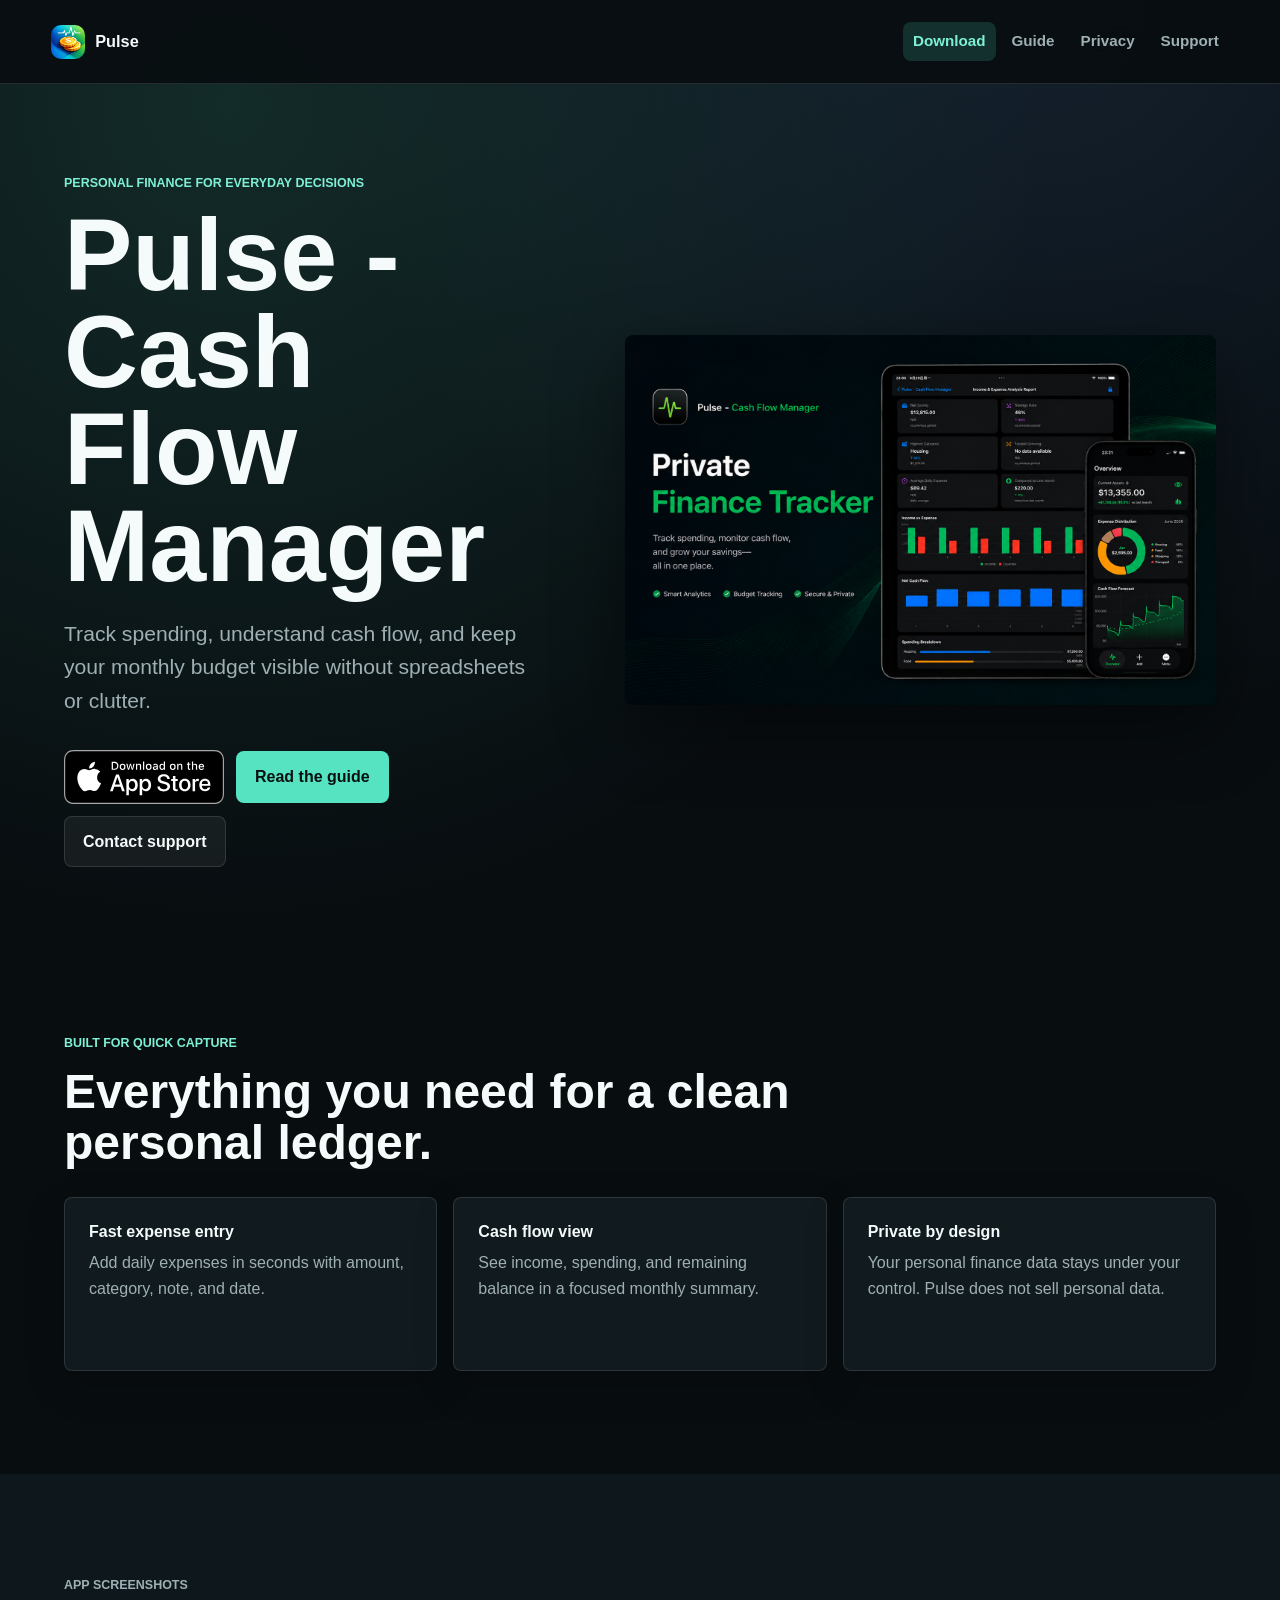
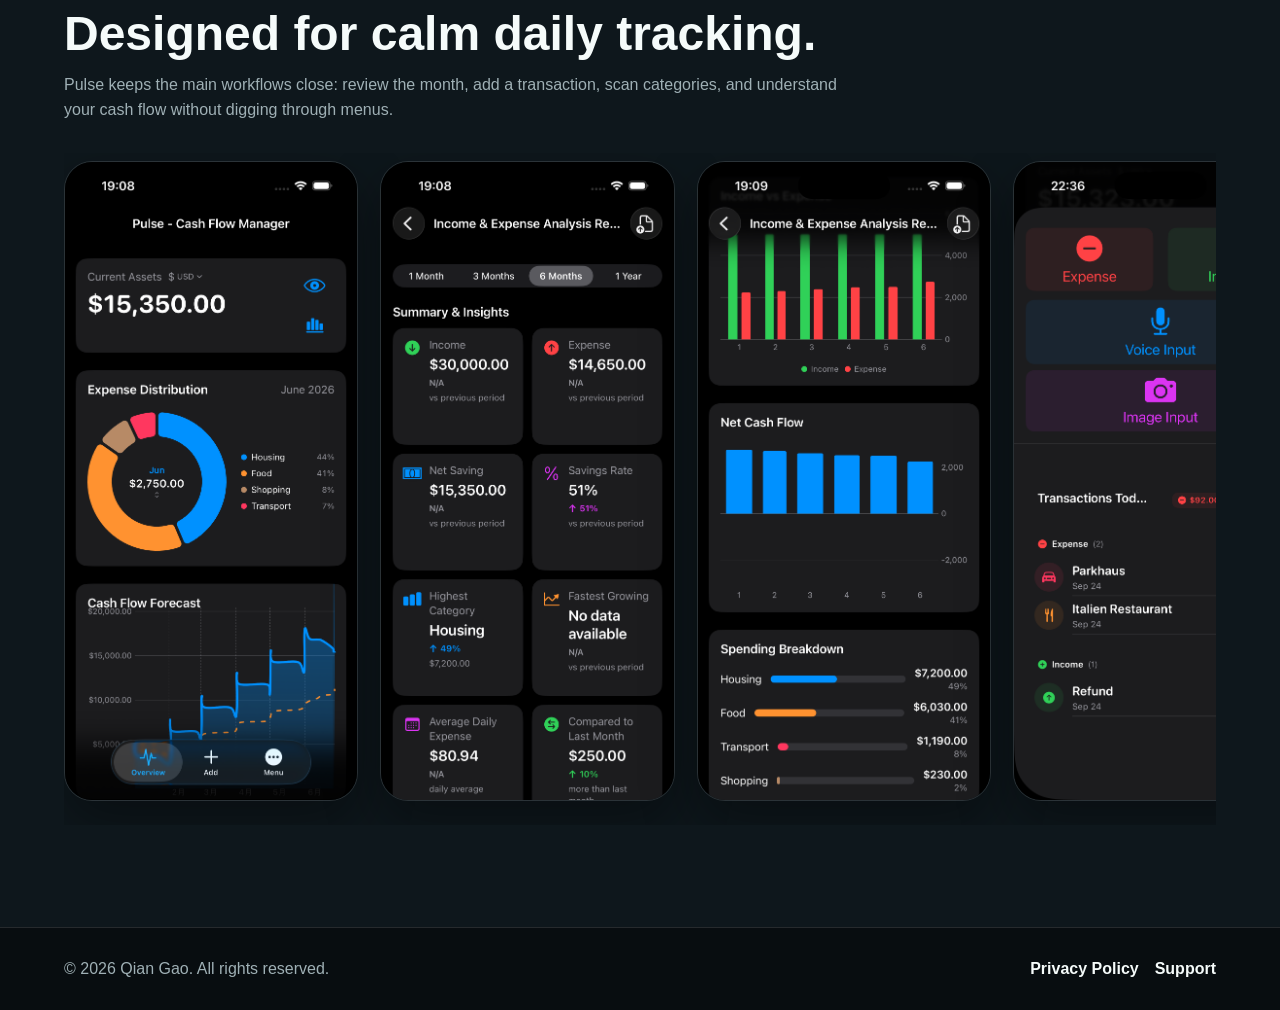
<file: index.html>
<!doctype html>
<html lang="en">
<head>
  <meta charset="utf-8">
  <meta name="viewport" content="width=device-width, initial-scale=1">
  <meta name="theme-color" content="#080d10">
  <meta name="description" content="Pulse is a personal cash flow manager for iPhone, built for fast daily expense tracking and clear monthly insight.">
  <title>Pulse - Cash Flow Manager</title>
  <link rel="stylesheet" href="css/style.css">
</head>
<body>
  <header class="site-header">
    <a class="brand" href="index.html" aria-label="Pulse home">
      <img src="images/appicon.png" alt="" width="40" height="40">
      <span>Pulse</span>
    </a>
    <nav class="site-nav" aria-label="Main navigation">
      <a class="nav-link primary-nav-link" href="https://apps.apple.com/us/app/pulse-cash-flow-manager/id6784790188" target="_blank" rel="noopener noreferrer">Download</a>
      <a href="guide.html">Guide</a>
      <a href="privacy.html">Privacy</a>
      <a href="support.html">Support</a>
    </nav>
  </header>

  <main>
    <section class="hero">
      <div class="hero-copy">
        <p class="eyebrow">Personal finance for everyday decisions</p>
        <h1>Pulse - Cash Flow Manager</h1>
        <p class="lead">Track spending, understand cash flow, and keep your monthly budget visible without spreadsheets or clutter.</p>
        <div class="actions">
          <a class="app-store-badge" href="https://apps.apple.com/us/app/pulse-cash-flow-manager/id6784790188" aria-label="Download Pulse on the App Store">
            <img src="images/Download_on_the_App_Store_Badge_US-UK_RGB_blk_092917.svg" alt="Download on the App Store" width="160" height="53" decoding="async">
          </a>
          <a class="button primary" href="guide.html">Read the guide</a>
          <a class="button secondary" href="support.html">Contact support</a>
        </div>
      </div>
      <div class="hero-media" aria-label="Pulse app preview">
        <img src="images/hero.png" alt="Pulse app dashboard preview showing balance, spending, and budget categories">
      </div>
    </section>

    <section class="section">
      <div class="section-heading">
        <p class="eyebrow">Built for quick capture</p>
        <h2>Everything you need for a clean personal ledger.</h2>
      </div>
      <div class="feature-grid">
        <article class="feature">
          <h3>Fast expense entry</h3>
          <p>Add daily expenses in seconds with amount, category, note, and date.</p>
        </article>
        <article class="feature">
          <h3>Cash flow view</h3>
          <p>See income, spending, and remaining balance in a focused monthly summary.</p>
        </article>
        <article class="feature">
          <h3>Private by design</h3>
          <p>Your personal finance data stays under your control. Pulse does not sell personal data.</p>
        </article>
      </div>
    </section>

    <section class="section app-showcase">
      <div class="showcase-copy">
        <p class="eyebrow">App screenshots</p>
        <h2>Designed for calm daily tracking.</h2>
        <p>Pulse keeps the main workflows close: review the month, add a transaction, scan categories, and understand your cash flow without digging through menus.</p>
      </div>
      <div class="screenshots" aria-label="Pulse app screenshots">
        <img src="images/Pulse-App-Dark-1.png" alt="Pulse app screenshot 1">
        <img src="images/Pulse-App-Dark-2.png" alt="Pulse app screenshot 2">
        <img src="images/Pulse-App-Dark-3.png" alt="Pulse app screenshot 3">
        <img src="images/Pulse-App-Dark-4.png" alt="Pulse app screenshot 4">
        <img src="images/Pulse-App-Dark-5.png" alt="Pulse app screenshot 5">
        <img src="images/Pulse-App-Dark-6.png" alt="Pulse app screenshot 6">
        <img src="images/Pulse-App-Dark-7.png" alt="Pulse app screenshot 7">
      </div>
    </section>
  </main>

  <footer class="site-footer">
    <p>&copy; 2026 Qian Gao. All rights reserved.</p>
    <div>
      <a href="privacy.html">Privacy Policy</a>
      <a href="support.html">Support</a>
    </div>
  </footer>
</body>
</html>
</file>
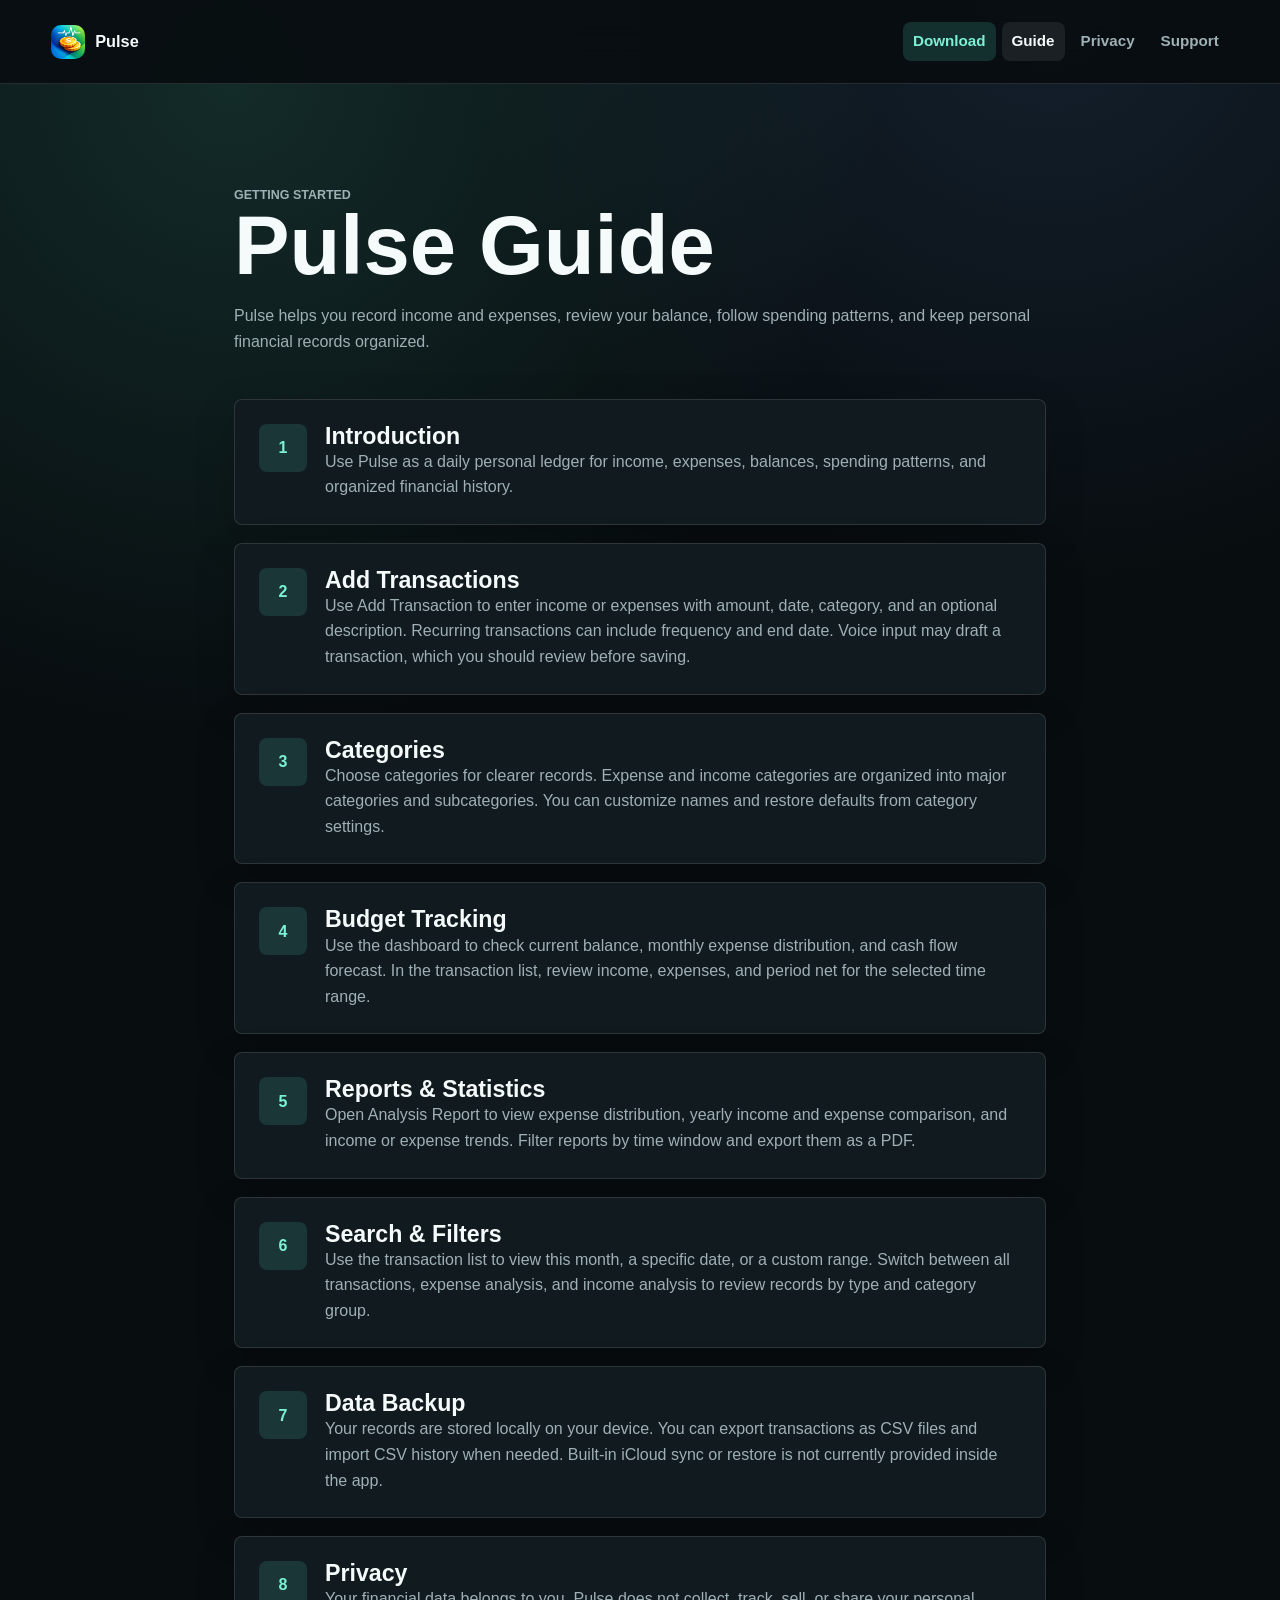
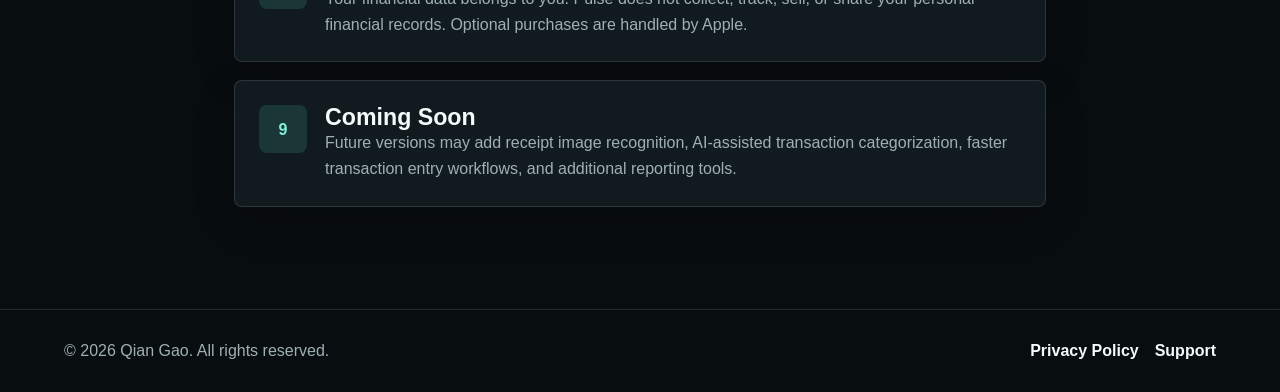
<file: guide.html>
<!doctype html>
<html lang="en">
<head>
  <meta charset="utf-8">
  <meta name="viewport" content="width=device-width, initial-scale=1">
  <meta name="theme-color" content="#080d10">
  <meta name="description" content="User guide for Pulse - Cash Flow Manager.">
  <title>Guide - Pulse</title>
  <link rel="stylesheet" href="css/style.css">
</head>
<body>
  <header class="site-header">
    <a class="brand" href="index.html" aria-label="Pulse home">
      <img src="images/appicon.png" alt="" width="40" height="40">
      <span>Pulse</span>
    </a>
    <nav class="site-nav" aria-label="Main navigation">
      <a class="nav-link primary-nav-link" href="https://apps.apple.com/us/app/pulse-cash-flow-manager/id6784790188" target="_blank" rel="noopener noreferrer">Download</a>
      <a href="guide.html" aria-current="page">Guide</a>
      <a href="privacy.html">Privacy</a>
      <a href="support.html">Support</a>
    </nav>
  </header>

  <main class="content-page">
    <section class="page-title">
      <p class="eyebrow">Getting started</p>
      <h1>Pulse Guide</h1>
      <p>Pulse helps you record income and expenses, review your balance, follow spending patterns, and keep personal financial records organized.</p>
    </section>

    <section class="steps">
      <article>
        <span>1</span>
        <div>
          <h2>Introduction</h2>
          <p>Use Pulse as a daily personal ledger for income, expenses, balances, spending patterns, and organized financial history.</p>
        </div>
      </article>
      <article>
        <span>2</span>
        <div>
          <h2>Add Transactions</h2>
          <p>Use Add Transaction to enter income or expenses with amount, date, category, and an optional description. Recurring transactions can include frequency and end date. Voice input may draft a transaction, which you should review before saving.</p>
        </div>
      </article>
      <article>
        <span>3</span>
        <div>
          <h2>Categories</h2>
          <p>Choose categories for clearer records. Expense and income categories are organized into major categories and subcategories. You can customize names and restore defaults from category settings.</p>
        </div>
      </article>
      <article>
        <span>4</span>
        <div>
          <h2>Budget Tracking</h2>
          <p>Use the dashboard to check current balance, monthly expense distribution, and cash flow forecast. In the transaction list, review income, expenses, and period net for the selected time range.</p>
        </div>
      </article>
      <article>
        <span>5</span>
        <div>
          <h2>Reports &amp; Statistics</h2>
          <p>Open Analysis Report to view expense distribution, yearly income and expense comparison, and income or expense trends. Filter reports by time window and export them as a PDF.</p>
        </div>
      </article>
      <article>
        <span>6</span>
        <div>
          <h2>Search &amp; Filters</h2>
          <p>Use the transaction list to view this month, a specific date, or a custom range. Switch between all transactions, expense analysis, and income analysis to review records by type and category group.</p>
        </div>
      </article>
      <article>
        <span>7</span>
        <div>
          <h2>Data Backup</h2>
          <p>Your records are stored locally on your device. You can export transactions as CSV files and import CSV history when needed. Built-in iCloud sync or restore is not currently provided inside the app.</p>
        </div>
      </article>
      <article>
        <span>8</span>
        <div>
          <h2>Privacy</h2>
          <p>Your financial data belongs to you. Pulse does not collect, track, sell, or share your personal financial records. Optional purchases are handled by Apple.</p>
        </div>
      </article>
      <article>
        <span>9</span>
        <div>
          <h2>Coming Soon</h2>
          <p>Future versions may add receipt image recognition, AI-assisted transaction categorization, faster transaction entry workflows, and additional reporting tools.</p>
        </div>
      </article>
    </section>
  </main>

  <footer class="site-footer">
    <p>&copy; 2026 Qian Gao. All rights reserved.</p>
    <div>
      <a href="privacy.html">Privacy Policy</a>
      <a href="support.html">Support</a>
    </div>
  </footer>
</body>
</html>
</file>
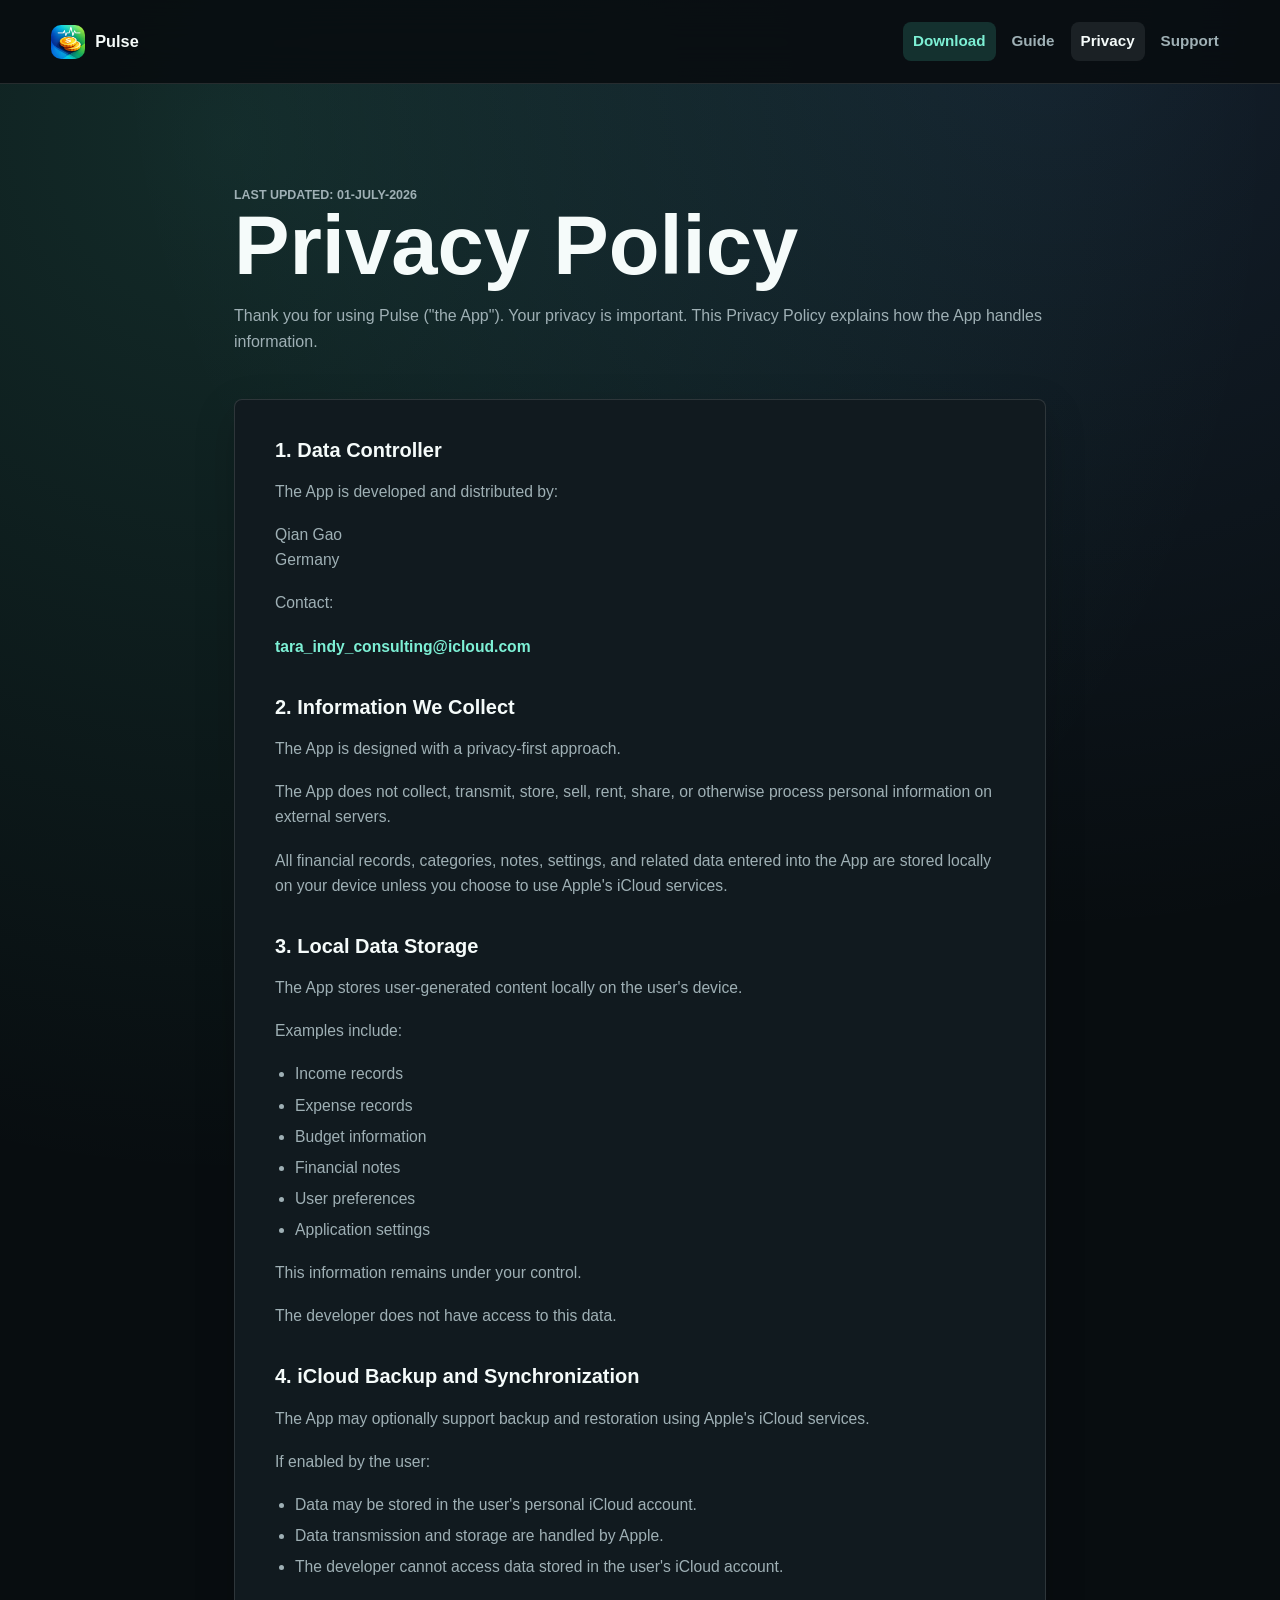
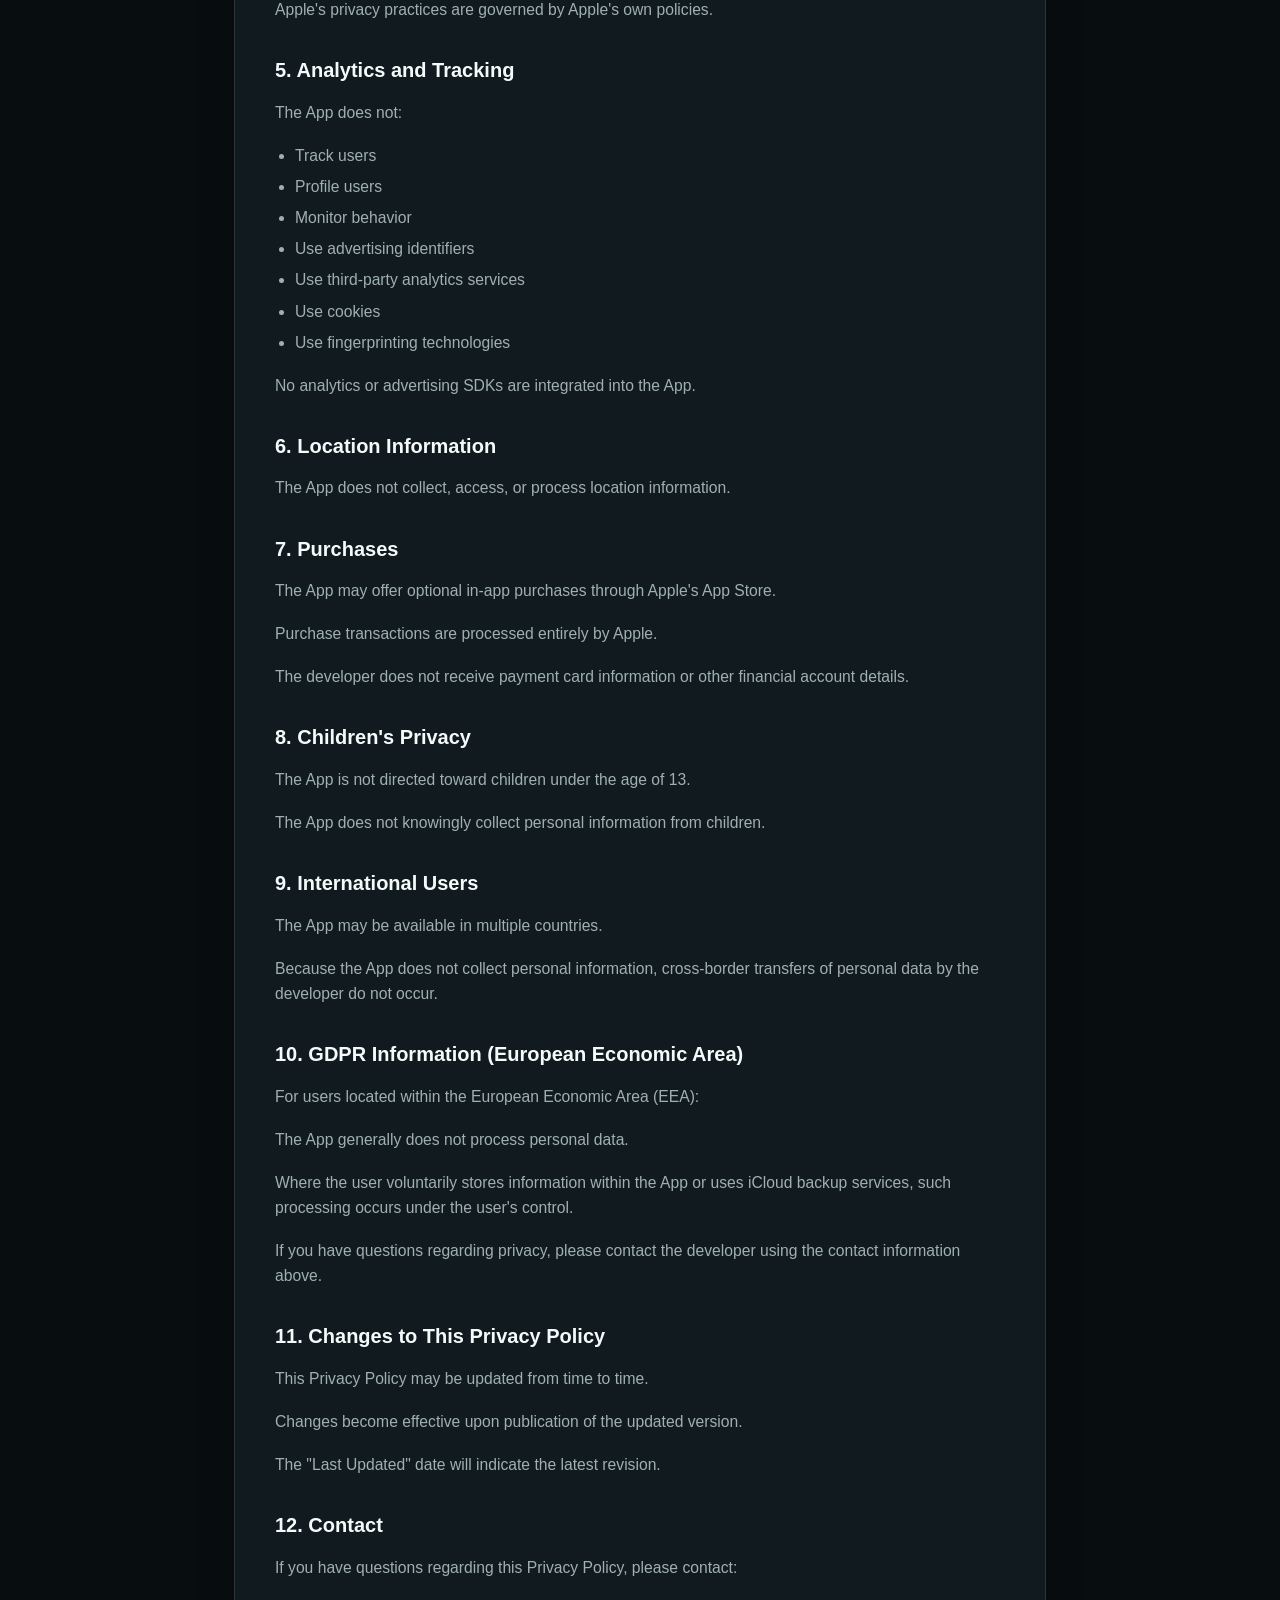
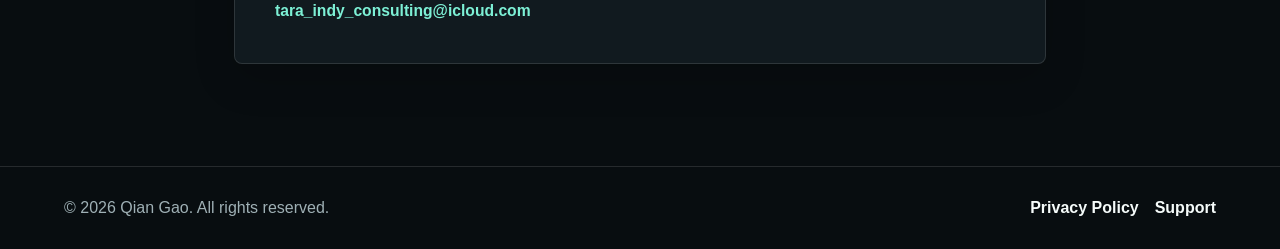
<file: privacy.html>
<!doctype html>
<html lang="en">
<head>
  <meta charset="utf-8">
  <meta name="viewport" content="width=device-width, initial-scale=1">
  <meta name="theme-color" content="#080d10">
  <meta name="description" content="Privacy Policy for Pulse - Cash Flow Manager.">
  <title>Privacy Policy - Pulse</title>
  <link rel="stylesheet" href="css/style.css">
</head>
<body>
  <header class="site-header">
    <a class="brand" href="index.html" aria-label="Pulse home">
      <img src="images/appicon.png" alt="" width="40" height="40">
      <span>Pulse</span>
    </a>
    <nav class="site-nav" aria-label="Main navigation">
      <a class="nav-link primary-nav-link" href="https://apps.apple.com/us/app/pulse-cash-flow-manager/id6784790188" target="_blank" rel="noopener noreferrer">Download</a>
      <a href="guide.html">Guide</a>
      <a href="privacy.html" aria-current="page">Privacy</a>
      <a href="support.html">Support</a>
    </nav>
  </header>

  <main class="content-page">
    <section class="page-title">
      <p class="eyebrow">Last Updated: 01-July-2026</p>
      <h1>Privacy Policy</h1>
      <p>Thank you for using Pulse ("the App"). Your privacy is important. This Privacy Policy explains how the App handles information.</p>
    </section>

    <section class="policy">
      <h2>1. Data Controller</h2>
      <p>The App is developed and distributed by:</p>
      <p>Qian Gao<br>Germany</p>
      <p>Contact:</p>
      <p><a href="mailto:tara_indy_consulting@icloud.com">tara_indy_consulting@icloud.com</a></p>

      <h2>2. Information We Collect</h2>
      <p>The App is designed with a privacy-first approach.</p>
      <p>The App does not collect, transmit, store, sell, rent, share, or otherwise process personal information on external servers.</p>
      <p>All financial records, categories, notes, settings, and related data entered into the App are stored locally on your device unless you choose to use Apple's iCloud services.</p>

      <h2>3. Local Data Storage</h2>
      <p>The App stores user-generated content locally on the user's device.</p>
      <p>Examples include:</p>
      <ul>
        <li>Income records</li>
        <li>Expense records</li>
        <li>Budget information</li>
        <li>Financial notes</li>
        <li>User preferences</li>
        <li>Application settings</li>
      </ul>
      <p>This information remains under your control.</p>
      <p>The developer does not have access to this data.</p>

      <h2>4. iCloud Backup and Synchronization</h2>
      <p>The App may optionally support backup and restoration using Apple's iCloud services.</p>
      <p>If enabled by the user:</p>
      <ul>
        <li>Data may be stored in the user's personal iCloud account.</li>
        <li>Data transmission and storage are handled by Apple.</li>
        <li>The developer cannot access data stored in the user's iCloud account.</li>
      </ul>
      <p>Apple's privacy practices are governed by Apple's own policies.</p>

      <h2>5. Analytics and Tracking</h2>
      <p>The App does not:</p>
      <ul>
        <li>Track users</li>
        <li>Profile users</li>
        <li>Monitor behavior</li>
        <li>Use advertising identifiers</li>
        <li>Use third-party analytics services</li>
        <li>Use cookies</li>
        <li>Use fingerprinting technologies</li>
      </ul>
      <p>No analytics or advertising SDKs are integrated into the App.</p>

      <h2>6. Location Information</h2>
      <p>The App does not collect, access, or process location information.</p>

      <h2>7. Purchases</h2>
      <p>The App may offer optional in-app purchases through Apple's App Store.</p>
      <p>Purchase transactions are processed entirely by Apple.</p>
      <p>The developer does not receive payment card information or other financial account details.</p>

      <h2>8. Children's Privacy</h2>
      <p>The App is not directed toward children under the age of 13.</p>
      <p>The App does not knowingly collect personal information from children.</p>

      <h2>9. International Users</h2>
      <p>The App may be available in multiple countries.</p>
      <p>Because the App does not collect personal information, cross-border transfers of personal data by the developer do not occur.</p>

      <h2>10. GDPR Information (European Economic Area)</h2>
      <p>For users located within the European Economic Area (EEA):</p>
      <p>The App generally does not process personal data.</p>
      <p>Where the user voluntarily stores information within the App or uses iCloud backup services, such processing occurs under the user's control.</p>
      <p>If you have questions regarding privacy, please contact the developer using the contact information above.</p>

      <h2>11. Changes to This Privacy Policy</h2>
      <p>This Privacy Policy may be updated from time to time.</p>
      <p>Changes become effective upon publication of the updated version.</p>
      <p>The "Last Updated" date will indicate the latest revision.</p>

      <h2>12. Contact</h2>
      <p>If you have questions regarding this Privacy Policy, please contact:</p>
      <p><a href="mailto:tara_indy_consulting@icloud.com">tara_indy_consulting@icloud.com</a></p>
    </section>
  </main>

  <footer class="site-footer">
    <p>&copy; 2026 Qian Gao. All rights reserved.</p>
    <div>
      <a href="privacy.html">Privacy Policy</a>
      <a href="support.html">Support</a>
    </div>
  </footer>
</body>
</html>
</file>
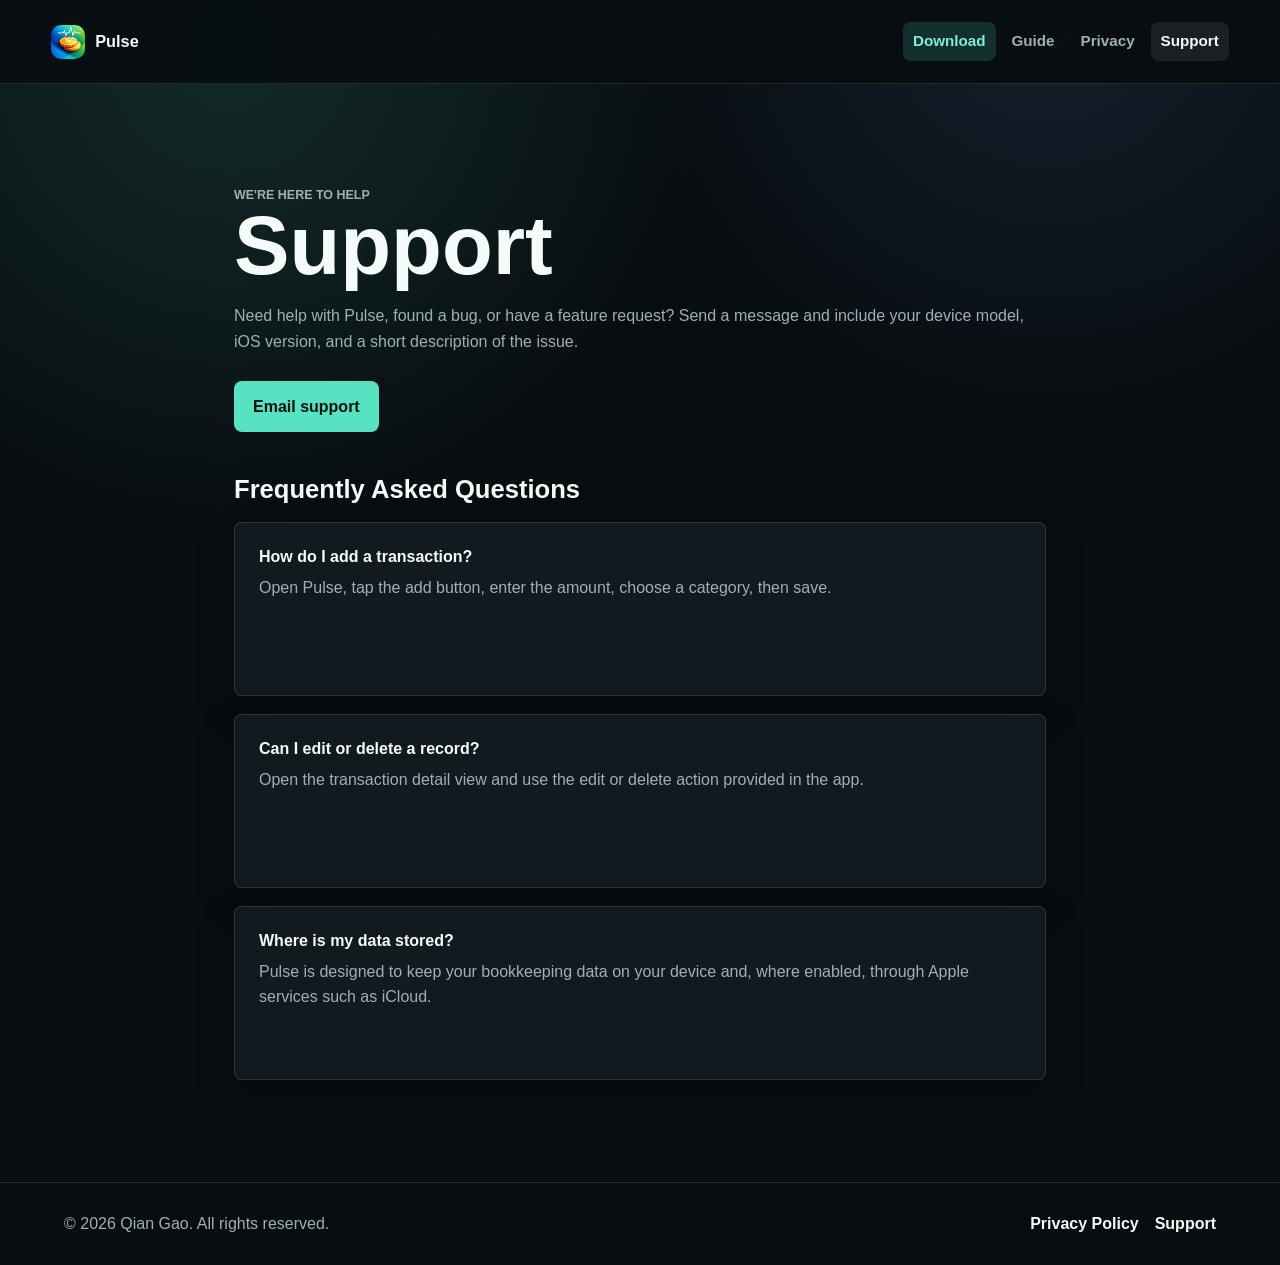
<file: support.html>
<!doctype html>
<html lang="en">
<head>
  <meta charset="utf-8">
  <meta name="viewport" content="width=device-width, initial-scale=1">
  <meta name="theme-color" content="#080d10">
  <meta name="description" content="Support page for Pulse - Cash Flow Manager.">
  <title>Support - Pulse</title>
  <link rel="stylesheet" href="css/style.css">
</head>
<body>
  <header class="site-header">
    <a class="brand" href="index.html" aria-label="Pulse home">
      <img src="images/appicon.png" alt="" width="40" height="40">
      <span>Pulse</span>
    </a>
    <nav class="site-nav" aria-label="Main navigation">
      <a class="nav-link primary-nav-link" href="https://apps.apple.com/us/app/pulse-cash-flow-manager/id6784790188" target="_blank" rel="noopener noreferrer">Download</a>
      <a href="guide.html">Guide</a>
      <a href="privacy.html">Privacy</a>
      <a href="support.html" aria-current="page">Support</a>
    </nav>
  </header>

  <main class="content-page">
    <section class="page-title">
      <p class="eyebrow">We're here to help</p>
      <h1>Support</h1>
      <p>Need help with Pulse, found a bug, or have a feature request? Send a message and include your device model, iOS version, and a short description of the issue.</p>
      <a class="button primary" href="mailto:tara_indy_consulting@icloud.com?subject=Pulse%20Support">Email support</a>
    </section>

    <section class="faq">
      <h2>Frequently Asked Questions</h2>
      <article>
        <h3>How do I add a transaction?</h3>
        <p>Open Pulse, tap the add button, enter the amount, choose a category, then save.</p>
      </article>
      <article>
        <h3>Can I edit or delete a record?</h3>
        <p>Open the transaction detail view and use the edit or delete action provided in the app.</p>
      </article>
      <article>
        <h3>Where is my data stored?</h3>
        <p>Pulse is designed to keep your bookkeeping data on your device and, where enabled, through Apple services such as iCloud.</p>
      </article>
    </section>
  </main>

  <footer class="site-footer">
    <p>&copy; 2026 Qian Gao. All rights reserved.</p>
    <div>
      <a href="privacy.html">Privacy Policy</a>
      <a href="support.html">Support</a>
    </div>
  </footer>
</body>
</html>
</file>
<file: css/style.css>
:root {
  color-scheme: dark;
  --header-height: 84px;
  --ink: #f5fbfa;
  --muted: #9fb0b5;
  --line: rgba(255, 255, 255, 0.12);
  --paper: #080d10;
  --white: #111a1f;
  --surface: #162229;
  --mint: #55e3c2;
  --mint-dark: #7df0d5;
  --coral: #ff7a59;
  --yellow: #f7c948;
  --blue: #69a9ff;
  --shadow: 0 24px 70px rgba(0, 0, 0, 0.42);
}

* {
  box-sizing: border-box;
}

html {
  overflow-x: hidden;
}

body {
  margin: 0;
  padding-top: var(--header-height);
  background:
    radial-gradient(circle at 18% 4%, rgba(85, 227, 194, 0.14), transparent 30%),
    radial-gradient(circle at 82% 0%, rgba(105, 169, 255, 0.12), transparent 26%),
    var(--paper);
  color: var(--ink);
  font-family: -apple-system, BlinkMacSystemFont, "Segoe UI", Inter, Roboto, Helvetica, Arial, sans-serif;
  line-height: 1.6;
  overflow-x: hidden;
}

img {
  display: block;
  max-width: 100%;
}

a {
  color: inherit;
}

.site-header {
  position: fixed;
  inset: 0 0 auto 0;
  z-index: 10;
  display: flex;
  align-items: center;
  justify-content: space-between;
  gap: 16px;
  min-height: var(--header-height);
  padding: 14px clamp(16px, 4vw, 72px);
  background: rgba(8, 13, 16, 0.9);
  border-bottom: 1px solid var(--line);
  backdrop-filter: blur(18px);
}

.brand {
  display: inline-flex;
  align-items: center;
  gap: 10px;
  min-width: 0;
  flex-shrink: 0;
  text-decoration: none;
  font-size: 1.02rem;
  font-weight: 800;
  white-space: nowrap;
}

.brand img {
  width: 34px;
  height: 34px;
}

.brand img {
  border-radius: 10px;
}

.site-nav {
  display: flex;
  align-items: center;
  gap: 6px;
  margin-left: auto;
  flex-wrap: nowrap;
  justify-content: flex-end;
  flex-shrink: 0;
}

.site-nav a {
  padding: 7px 10px;
  border-radius: 8px;
  color: var(--muted);
  font-size: 0.95rem;
  font-weight: 700;
  text-decoration: none;
  white-space: nowrap;
}

.site-nav a:hover,
.site-nav a[aria-current="page"],
.site-nav .primary-nav-link {
  background: rgba(255, 255, 255, 0.08);
  color: var(--ink);
}

.site-nav .primary-nav-link {
  background: rgba(85, 227, 194, 0.16);
  color: var(--mint-dark);
}

.hero {
  display: grid;
  grid-template-columns: minmax(0, 0.9fr) minmax(280px, 1.1fr);
  align-items: center;
  gap: clamp(32px, 6vw, 88px);
  min-height: calc(100vh - var(--header-height));
  padding: clamp(44px, 7vw, 96px) clamp(20px, 5vw, 72px) clamp(32px, 5vw, 64px);
}

.hero-copy {
  max-width: 680px;
}

.eyebrow {
  margin: 0 0 12px;
  color: var(--mint-dark);
  font-size: 0.78rem;
  font-weight: 850;
  letter-spacing: 0;
  text-transform: uppercase;
}

h1,
h2,
h3,
p {
  overflow-wrap: anywhere;
}

h1 {
  margin: 0;
  max-width: 760px;
  font-size: clamp(2.8rem, 8vw, 6.5rem);
  line-height: 0.95;
  letter-spacing: 0;
}

h2 {
  margin: 0;
  font-size: clamp(1.75rem, 4vw, 3rem);
  line-height: 1.08;
  letter-spacing: 0;
}

h3 {
  margin: 0 0 8px;
  font-size: 1rem;
  line-height: 1.25;
}

.lead {
  margin: 22px 0 0;
  max-width: 620px;
  color: var(--muted);
  font-size: clamp(1.05rem, 2vw, 1.32rem);
}

.actions {
  display: flex;
  gap: 12px;
  flex-wrap: wrap;
  align-items: center;
  margin-top: 32px;
}

.app-store-badge {
  display: inline-flex;
  align-items: center;
  justify-content: center;
  flex: 0 0 auto;
  text-decoration: none;
}

.app-store-badge img {
  display: block;
  width: 160px;
  height: auto;
  max-width: 100%;
  flex-shrink: 0;
}

.app-store-badge:hover {
  opacity: 0.9;
}

.button {
  display: inline-flex;
  align-items: center;
  justify-content: center;
  min-height: 46px;
  padding: 12px 18px;
  border: 1px solid transparent;
  border-radius: 8px;
  font-weight: 800;
  text-decoration: none;
}

.button.primary {
  background: var(--mint);
  color: #06100f;
}

.button.secondary {
  background: rgba(255, 255, 255, 0.06);
  border-color: var(--line);
  color: var(--ink);
}

.hero-media {
  justify-self: stretch;
}

.hero-media img {
  width: 100%;
  border-radius: 8px;
  box-shadow: var(--shadow);
}

.section,
.content-page {
  padding: clamp(56px, 8vw, 104px) clamp(20px, 5vw, 72px);
}

.section-heading {
  max-width: 740px;
  margin-bottom: 28px;
}

.feature-grid {
  display: grid;
  grid-template-columns: repeat(3, minmax(0, 1fr));
  gap: 16px;
}

.feature,
.faq article {
  min-height: 174px;
  padding: 24px;
  background: var(--white);
  border: 1px solid var(--line);
  border-radius: 8px;
  box-shadow: 0 14px 40px rgba(0, 0, 0, 0.18);
}

.feature p,
.app-showcase p,
.page-title p,
.policy p,
.faq p,
.steps p {
  margin: 0;
  color: var(--muted);
}

.app-showcase {
  background: rgba(17, 26, 31, 0.82);
  overflow: hidden;
}

.showcase-copy {
  display: grid;
  gap: 12px;
  max-width: 780px;
  margin-bottom: 30px;
}

.screenshots {
  display: flex;
  gap: clamp(14px, 2vw, 22px);
  overflow-x: auto;
  max-width: 100%;
  padding: 8px 0 24px;
  scroll-snap-type: x mandatory;
  scrollbar-color: var(--mint) rgba(255, 255, 255, 0.12);
  -webkit-overflow-scrolling: touch;
}

.screenshots img {
  width: clamp(220px, 23vw, 320px);
  aspect-ratio: 1206 / 2622;
  flex: 0 0 auto;
  object-fit: cover;
  border-radius: 28px;
  border: 1px solid var(--line);
  box-shadow: 0 22px 54px rgba(0, 0, 0, 0.36);
  scroll-snap-align: start;
}

.content-page {
  max-width: 940px;
  margin: 0 auto;
}

.page-title {
  margin-bottom: 44px;
}

.page-title h1 {
  margin-bottom: 18px;
  font-size: clamp(2.5rem, 7vw, 5.2rem);
}

.page-title .button {
  margin-top: 26px;
}

.policy,
.faq,
.steps {
  display: grid;
  gap: 18px;
}

.policy {
  background: var(--white);
  border: 1px solid var(--line);
  border-radius: 8px;
  padding: clamp(24px, 4vw, 40px);
  box-shadow: 0 14px 40px rgba(0, 0, 0, 0.18);
  font-size: 0.98rem;
}

.policy h2 {
  margin-top: 20px;
  font-size: 1.25rem;
}

.policy h2:first-child {
  margin-top: 0;
}

.policy ul {
  display: grid;
  gap: 6px;
  margin: 0;
  padding-left: 1.25rem;
  color: var(--muted);
}

.policy a {
  color: var(--mint-dark);
  font-weight: 800;
  text-decoration: none;
}

.policy a:hover {
  text-decoration: underline;
}

.faq h2 {
  font-size: 1.6rem;
}

.steps article {
  display: grid;
  grid-template-columns: 48px minmax(0, 1fr);
  gap: 18px;
  padding: 24px;
  background: var(--white);
  border: 1px solid var(--line);
  border-radius: 8px;
  box-shadow: 0 14px 40px rgba(0, 0, 0, 0.18);
}

.steps h2 {
  font-size: clamp(1.12rem, 2vw, 1.45rem);
}

.steps span {
  display: inline-flex;
  align-items: center;
  justify-content: center;
  width: 48px;
  height: 48px;
  background: rgba(85, 227, 194, 0.14);
  border-radius: 8px;
  color: var(--mint-dark);
  font-weight: 900;
}

.site-footer {
  display: flex;
  justify-content: space-between;
  gap: 18px;
  flex-wrap: wrap;
  padding: 28px clamp(20px, 5vw, 72px);
  border-top: 1px solid var(--line);
  color: var(--muted);
}

.site-footer p {
  margin: 0;
}

.site-footer div {
  display: flex;
  gap: 16px;
  flex-wrap: wrap;
}

.site-footer a {
  color: var(--ink);
  font-weight: 700;
  text-decoration: none;
}

@media (max-width: 820px) {
  :root {
    --header-height: 72px;
  }

  .site-header {
    align-items: center;
    gap: 10px;
  }

  .site-nav {
    gap: 4px;
  }

  .site-nav a {
    padding: 6px 8px;
    font-size: 0.9rem;
  }

  .site-nav {
    justify-content: flex-start;
  }

  .hero {
    grid-template-columns: 1fr;
  }

  .hero {
    min-height: auto;
  }

  .feature-grid {
    grid-template-columns: 1fr;
  }

  h1 {
    font-size: clamp(2.45rem, 11vw, 4.8rem);
  }

  .hero-media {
    max-width: 680px;
  }
}

@media (max-width: 520px) {
  .site-header,
  .section,
  .content-page,
  .site-footer {
    padding-left: 16px;
    padding-right: 16px;
  }

  .screenshots img {
    width: min(74vw, 300px);
    border-radius: 24px;
  }

  .actions {
    flex-direction: column;
    align-items: stretch;
  }

  .actions > * {
    width: 100%;
  }

  .app-store-badge {
    justify-content: center;
  }

  .app-store-badge img {
    width: min(100%, 220px);
  }

  .button {
    width: 100%;
  }

  .steps article {
    grid-template-columns: 1fr;
  }
}

@media (max-width: 390px) {
  .site-header {
    padding-top: 14px;
    padding-bottom: 14px;
  }

  .site-nav {
    gap: 4px;
  }

  .site-nav a {
    padding: 7px 9px;
    font-size: 0.92rem;
  }

  h1,
  .page-title h1 {
    font-size: clamp(2.05rem, 10vw, 2.45rem);
    line-height: 1;
  }

  h2 {
    font-size: clamp(1.55rem, 8vw, 2rem);
  }

  .lead {
    font-size: 1rem;
  }

  .feature,
  .faq article,
  .steps article {
    padding: 20px;
  }
}
</file>
